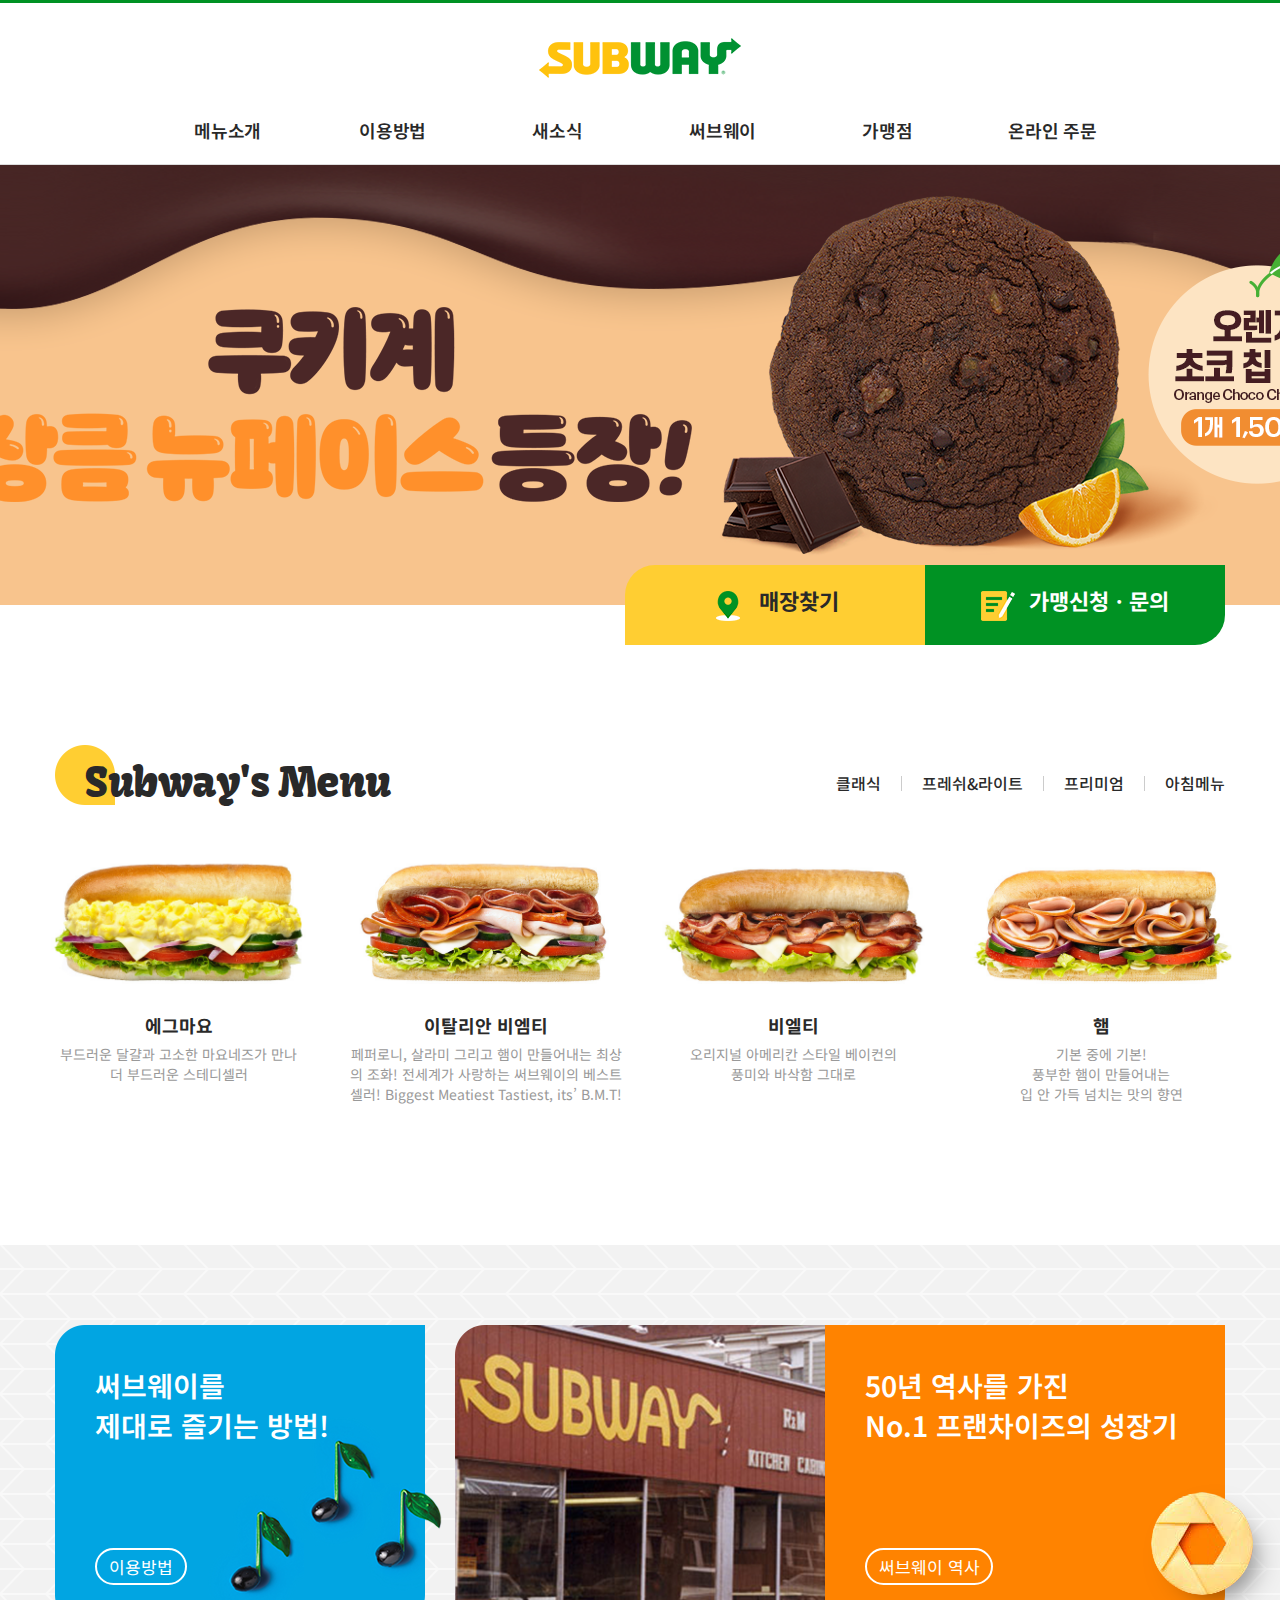
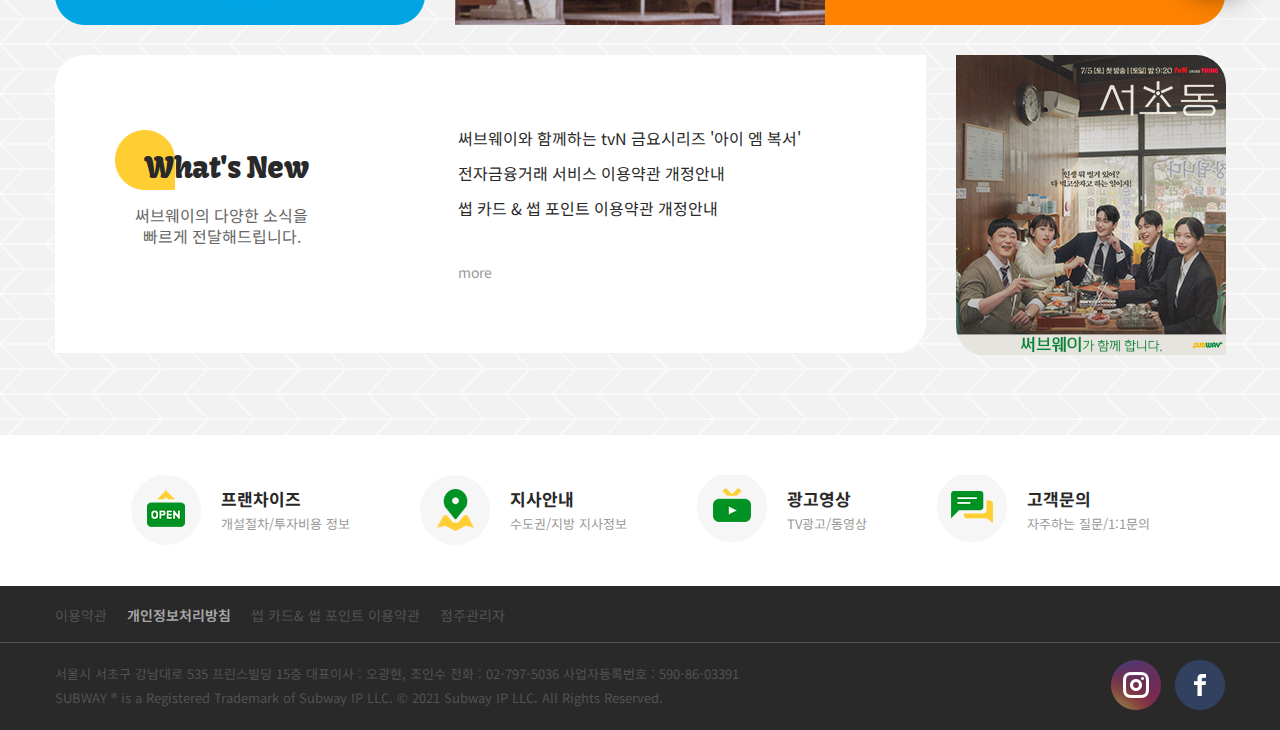
<file: index.html>
<!DOCTYPE html>
<html lang="ko">
<head>
  <meta charset="UTF-8">
  <meta name="viewport" content="width=device-width, initial-scale=1.0">
  <title>Subway</title>
  <link rel="stylesheet" href="css/reset.css">
  <link rel="stylesheet" href="css/basic.css">
</head>
<body>
  <div id="wrap">
    <header>
        <h1 class="logo"><a href="index.html">Subway</a></h1>
      
        <nav id="gnb">
          <ul>
            <li>
              <a href="#" class="dp1">메뉴소개</a>
              <div class="dp2">
                <ul>
                  <li><a href="sub.html">샌드위치</a></li>
                  <li><a href="sub.html">랩ㆍ기타</a></li>
                  <li><a href="sub.html">샐러드</a></li>
                  <li><a href="sub.html">아침메뉴</a></li>
                  <li><a href="sub.html">스마일 썹</a></li>
                  <li><a href="sub.html">단체메뉴</a></li>
                </ul>
              </div>
            </li>
            <li>
              <a href="#" class="dp1">이용방법</a>
              <div class="dp2">
                <ul>
                  <li><a href="sub.html">써브웨이 이용방법</a></li>
                  <li><a href="sub.html">단체메뉴 이용방법</a></li>
                  <li><a href="sub.html">신선한 재료 소개</a></li>
                </ul>
              </div>
            </li>
            <li>
              <a href="#" class="dp1">새소식</a>
              <div class="dp2">
                <ul>
                  <li><a href="#">이벤트ㆍ프로모션</a></li>
                  <li><a href="#">뉴스ㆍ공지사항</a></li>
                  <li><a href="#">광고영상</a></li>
                </ul>
              </div>
            </li>
            <li>
              <a href="#" class="dp1">써브웨이</a>
              <div class="dp2">
                <ul>
                  <li><a href="#">써브웨이 역사</a></li>
                  <li><a href="#">써브웨이 약속</a></li>
                  <li><a href="#">매장찾기</a></li>
                </ul>
              </div>
            </li>
            <li>
              <a href="#" class="dp1">가맹점</a>
              <div class="dp2">
                <ul>
                  <li><a href="#">써브웨이 프랜차이즈</a></li>
                  <li><a href="#">가맹관련 FAQ</a></li>
                  <li><a href="#">가맹신청ㆍ문의</a></li>
                  <li><a href="#">지사안내</a></li>
                  <li><a href="#">사업설명회</a></li>
                </ul>
              </div>
            </li>
            <li>
              <a href="#" class="dp1">온라인 주문</a>
              <div class="dp2">
                <ul>
                  <li><a href="#">APP 주문</a></li>
                  <li><a href="#">단체주문</a></li>
                </ul>
              </div>
            </li>
          </ul>
        </nav>
    </header>

    <section id="main_visual">
      <div class="main_visual_inner">
        <div class="main_visual_imgs">
          <img src="img/slider.png" alt="슬라이드 이미지1">
        </div>
      </div><!--main_visual_inner END-->

      <div class="quicklink">
        <div class="quicklink_wrap">
          <div class="store">
            <a href="#"><span>매장찾기</span></a>
          </div>
          <div class="fran">
            <a href="#"><span>가맹신청ㆍ문의</span></a>
          </div>
        </div>
      </div>
    </section>

    <section class="menu">
      <div class="menu_header">
        <h2>Subway's Menu</h2>
        <div class="tab">
          <ul>
            <li class="select"><a href="#">클래식</a></li>
            <li><a href="#">프레쉬&라이트</a></li>
            <li><a href="#">프리미엄</a></li>
            <li><a href="#">아침메뉴</a></li>
          </ul>
        </div>
      </div>

      <div class="menu_wrap">
        <div class="classic">
          <ul>
            <li>
              <a href="#">
                <div>
                  <figure><img src="img/sandwich1_01.jpg" alt="에그마요"></figure>
                  <strong>에그마요</strong>
                  <p>
                    부드러운 달걀과 고소한 마요네즈가 만나 <br>
                    더 부드러운 스테디셀러
                  </p>
                </div>
              </a>
            </li>
            <li>
              <a href="#">
                <div>
                  <figure><img src="img/sandwich1_02.jpg" alt="에그마요"></figure>
                  <strong>이탈리안 비엠티</strong>
                  <p>
                    페퍼로니, 살라미 그리고 햄이 만들어내는 최상의 조화! 전세계가 사랑하는 써브웨이의 베스트셀러! Biggest Meatiest Tastiest, its’ B.M.T!
                  </p>
                </div>
              </a>
            </li>
            <li>
              <a href="#">
                <div>
                  <figure><img src="img/sandwich1_03.jpg" alt="에그마요"></figure>
                  <strong>비엘티</strong>
                  <p>
                    오리지널 아메리칸 스타일 베이컨의 <br>
                    풍미와 바삭함 그대로
                  </p>
                </div>
              </a>
            </li>
            <li>
              <a href="#">
                <div>
                  <figure><img src="img/sandwich1_04.jpg" alt="에그마요"></figure>
                  <strong>햄</strong>
                  <p>
                    기본 중에 기본! <br>
                    풍부한 햄이 만들어내는 <br>
                    입 안 가득 넘치는 맛의 향연
                  </p>
                </div>
              </a>
            </li>
          </ul>
        </div>
      </div>
    </section>

    <section class="subway">
      <div class="subway_inner">
        <div class="util">
          <p>
            써브웨이를 <br> 제대로 즐기는 방법!
          </p>
          <a href="#" class="btn">이용방법</a>
        </div>
        <div class="history">
          <p>
            50년 역사를 가진 <br>No.1 프랜차이즈의 성장기
          </p>
          <a href="#" class="btn">써브웨이 역사</a>
        </div>
        <div class="whats_new">
          <div class="whats_new_in">
            <div>
              <h2>What's New</h2>
              <p>
                써브웨이의 다양한 소식을 <br>빠르게 전달해드립니다.
              </p>
            </div>
            <div>
              <ul>
                <li><a href="">써브웨이와 함께하는 tvN 금요시리즈 '아이 엠 복서'</a></li>
                <li><a href="">전자금융거래 서비스 이용약관 개정안내</a></li>
                <li><a href="">썹 카드 & 썹 포인트 이용약관 개정안내</a></li>
              </ul>
              <a href="#" class="more">more</a>
            </div>
          </div>
        </div>
        <div class="banner">
          <figure><img src="img/banner.jpg" alt="배너"></figure>
        </div>
      </div>
    </section>

    <section class="quick">
      <ul>
        <li>
          <a href="#">
            <figure></figure>
            <strong>프랜차이즈</strong>
            <span>개설절차/투자비용 정보</span>
          </a>
        </li>

        <li>
          <a href="#">
            <figure></figure>
            <strong>지사안내</strong>
            <span>수도권/지방 지사정보</span>
          </a>
        </li>

        <li>
          <a href="#">
            <figure></figure>
            <strong>광고영상</strong>
            <span>TV광고/동영상</span>
          </a>
        </li>

        <li>
          <a href="#">
            <figure></figure>
            <strong>고객문의</strong>
            <span>자주하는 질문/1:1문의</span>
          </a>
        </li>
      </ul>
    </section>

    <footer>
      <div class="footer_in">
        <div class="footer_menu">
          <ul>
            <li><a href="#">이용약관</a></li>
            <li><a href="#"><strong>개인정보처리방침</strong></a></li>
            <li><a href="#">썹 카드& 썹 포인트 이용약관</a></li>
            <li><a href="#">점주관리자</a></li>
          </ul>
        </div>
        <address>
          서울시 서초구 강남대로 535 프린스빌딩 15층 대표이사 : 오광현, 조인수 전화 : 02-797-5036 사업자등록번호 : 590-86-03391 <br>
          SUBWAY &reg; is a Registered Trademark of Subway IP LLC. &copy; 2021 Subway IP LLC. All Rights Reserved.
        </address>
        <div class="sns">
          <a href="#" class="inst">인스타그램</a>
          <a href="#" class="fb">페이스북</a>
        </div>
      </div>
    </footer>
  </div>
</body>
</html>
</file>
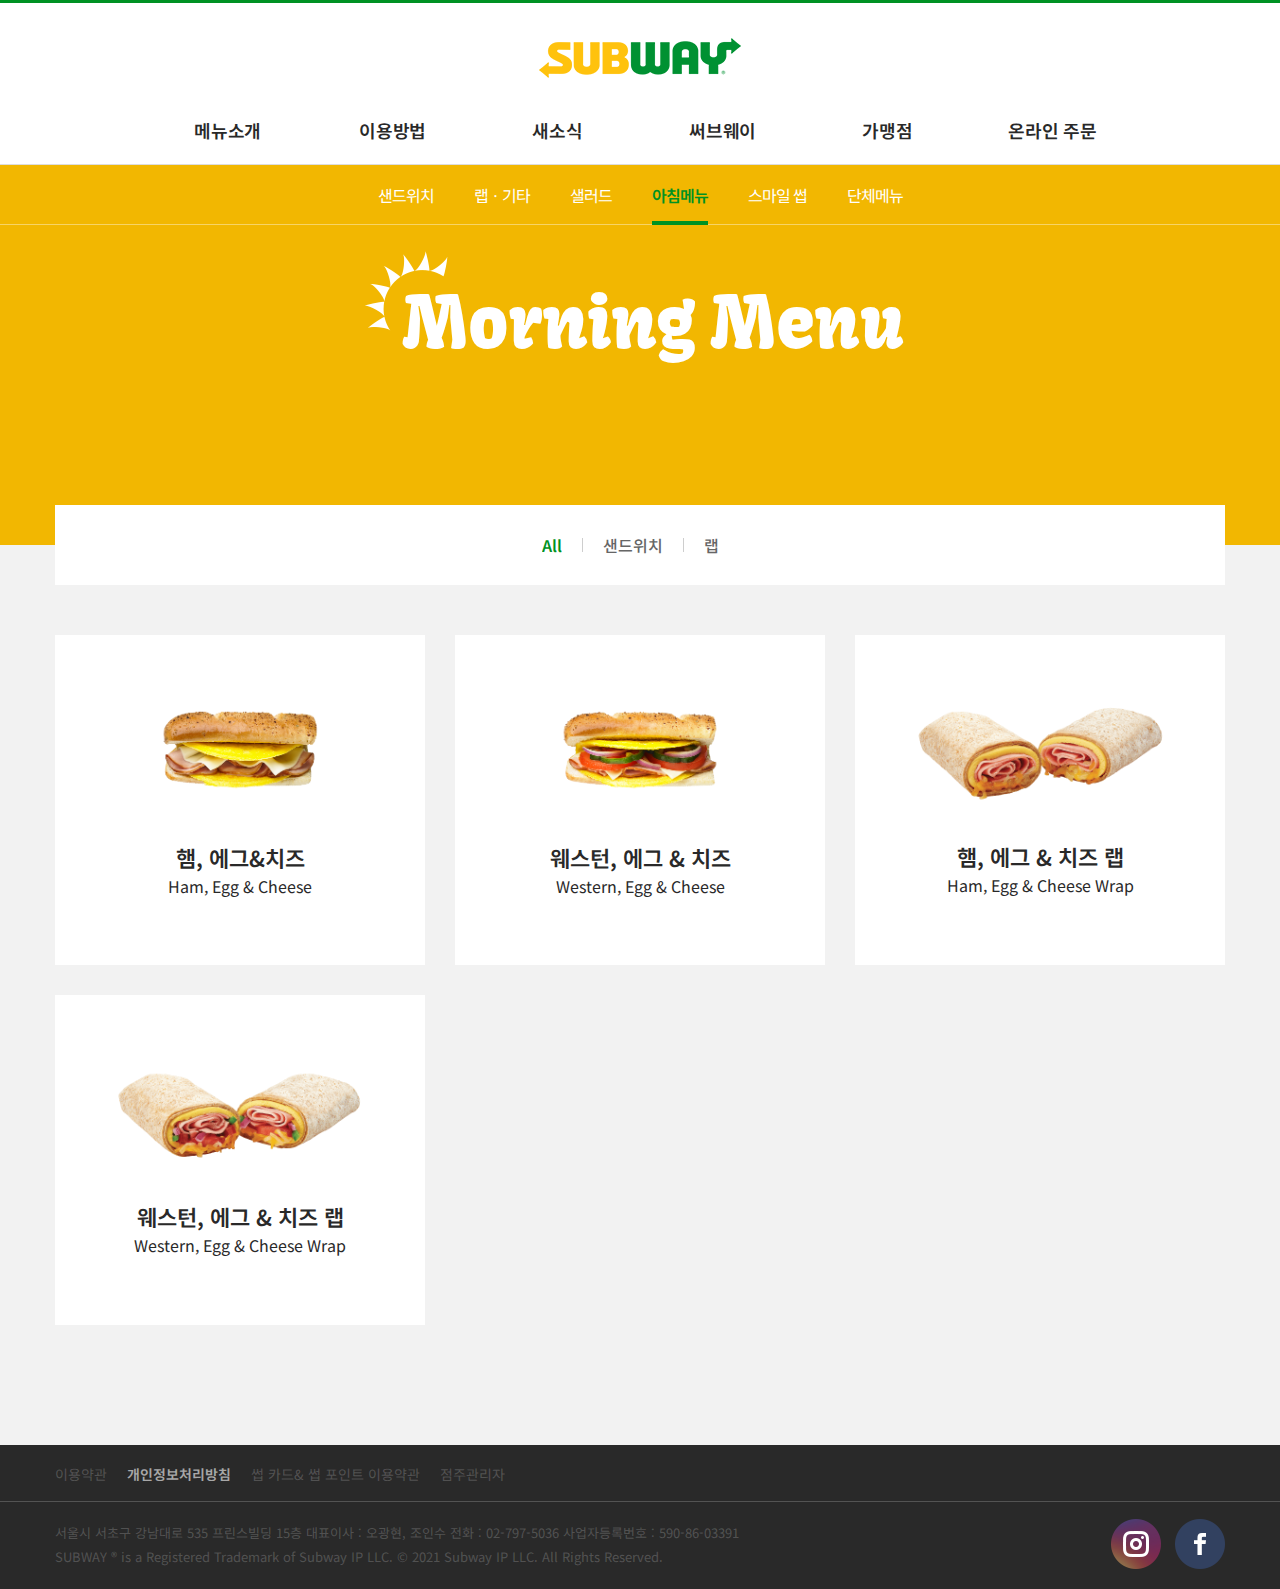
<file: sub.html>
<!DOCTYPE html>
<html lang="ko">
<head>
  <meta charset="UTF-8">
  <meta name="viewport" content="width=device-width, initial-scale=1.0">
  <title>Subway - 아침메뉴</title>
  <link rel="stylesheet" href="css/reset.css">
  <link rel="stylesheet" href="css/basic.css">
  <link rel="stylesheet" href="css/sub.css">
</head>
<body>
  <div id="wrap">
    <header>
        <h1 class="logo"><a href="index.html">Subway</a></h1>
      
        <nav id="gnb">
          <ul>
            <li>
              <a href="#" class="dp1">메뉴소개</a>
              <div class="dp2">
                <ul>
                  <li><a href="sub.html">샌드위치</a></li>
                  <li><a href="sub.html">랩ㆍ기타</a></li>
                  <li><a href="sub.html">샐러드</a></li>
                  <li><a href="sub.html">아침메뉴</a></li>
                  <li><a href="sub.html">스마일 썹</a></li>
                  <li><a href="sub.html">단체메뉴</a></li>
                </ul>
              </div>
            </li>
            <li>
              <a href="#" class="dp1">이용방법</a>
              <div class="dp2">
                <ul>
                  <li><a href="sub.html">써브웨이 이용방법</a></li>
                  <li><a href="sub.html">단체메뉴 이용방법</a></li>
                  <li><a href="sub.html">신선한 재료 소개</a></li>
                </ul>
              </div>
            </li>
            <li>
              <a href="#" class="dp1">새소식</a>
              <div class="dp2">
                <ul>
                  <li><a href="#">이벤트ㆍ프로모션</a></li>
                  <li><a href="#">뉴스ㆍ공지사항</a></li>
                  <li><a href="#">광고영상</a></li>
                </ul>
              </div>
            </li>
            <li>
              <a href="#" class="dp1">써브웨이</a>
              <div class="dp2">
                <ul>
                  <li><a href="#">써브웨이 역사</a></li>
                  <li><a href="#">써브웨이 약속</a></li>
                  <li><a href="#">매장찾기</a></li>
                </ul>
              </div>
            </li>
            <li>
              <a href="#" class="dp1">가맹점</a>
              <div class="dp2">
                <ul>
                  <li><a href="#">써브웨이 프랜차이즈</a></li>
                  <li><a href="#">가맹관련 FAQ</a></li>
                  <li><a href="#">가맹신청ㆍ문의</a></li>
                  <li><a href="#">지사안내</a></li>
                  <li><a href="#">사업설명회</a></li>
                </ul>
              </div>
            </li>
            <li>
              <a href="#" class="dp1">온라인 주문</a>
              <div class="dp2">
                <ul>
                  <li><a href="#">APP 주문</a></li>
                  <li><a href="#">단체주문</a></li>
                </ul>
              </div>
            </li>
          </ul>
        </nav>
    </header>

    <div id="container">
      <section class="sub_header">
        <div class="sub_header_in">
          <ul>
            <li><a href="#">샌드위치</a></li>
            <li><a href="#">랩ㆍ기타</a></li>
            <li><a href="#">샐러드</a></li>
            <li class="active"><a href="#">아침메뉴</a></li>
            <li><a href="#">스마일 썹</a></li>
            <li><a href="#">단체메뉴</a></li>
          </ul>
        </div>
      </section>
      <section class="sub_visual morning">
        <h2>Morning Menu</h2>
        <p>
          아침 메뉴도 Subway와 함께, 취향대로 즐기자! <br>* 그릴드 랩은 일부 매장에서만 제공 가능합니다.
        </p>
        <div class="img1"></div>
        <div class="img2"></div>
      </section>
      <section class="product">
        <div class="pd_tab">
          <ul>
            <li class="active"><a href="#">All</a></li>
            <li><a href="#">샌드위치</a></li>
            <li><a href="#">랩</a></li>
          </ul>
        </div>
        <div class="pd_list">
          <ul>
            <li>
              <a href="#">
                <figure><img src="img/sub1.png" alt="샌드위치1"></figure>
                <strong class="title">햄, 에그&치즈</strong>
                <span class="eng">Ham, Egg & Cheese</span>
                <div class="summary">
                  <p>
                    푹신한 오믈렛과 햄의 가장 클래식한 조화 <br>
                    ※ 아침메뉴 제공시간 : 오전 11시까지 <br>
                    ※ 본 메뉴에는 야채가 포함되지 않습니다.
                  </p>
                </div>
                <a href="#" class="viewBtn"></a>
              </a>
            </li>
            <li>
              <a href="#">
                <figure><img src="img/sub2.png" alt="샌드위치2"></figure>
                <strong class="title">웨스턴, 에그 & 치즈</strong>
                <span class="eng">Western, Egg & Cheese</span>
                <div class="summary">
                  <p>
                    토마토, 피망, 양파 세가지 야채가 더해져 더욱 신선한 <br>하루 시작<br>
                    ※ 아침메뉴 제공시간 : 오전 11시까지 <br>
                    ※ 본 메뉴에는 토마토, 피망, 양파 이외의 야채가 포함되지 않습니다.
                  </p>
                </div>
                <a href="#" class="viewBtn"></a>
              </a>
            </li>
            <li>
              <a href="#">
                <figure><img src="img/sub3.png" alt="랩1"></figure>
                <strong class="title">햄, 에그 & 치즈 랩</strong>
                <span class="eng">Ham, Egg & Cheese Wrap</span>
                <div class="summary">
                  <p>
                    이제 랩으로 즐기세요! <br>
                    푹신한 오믈렛과 햄의 가장 클래식한 조화<br>
                    ※아침메뉴 제공시간 : 오전 11시까지
                  </p>
                </div>
                <a href="#" class="viewBtn"></a>
              </a>
            </li>
            <li>
              <a href="#">
                <figure><img src="img/sub4.png" alt="랩2"></figure>
                <strong class="title">웨스턴, 에그 & 치즈 랩</strong>
                <span class="eng">Western, Egg & Cheese Wrap</span>
                <div class="summary">
                  <p>
                    이제 랩으로 즐기세요!<br>
                    토마토, 피망, 양파 세가지 야채가 더해져 더욱 신선한 <br>하루 시작<br>
                    ※아침메뉴 제공시간 : 오전 11시까지
                  </p>
                </div>
                <a href="#" class="viewBtn"></a>
              </a>
            </li>
      </ul>
        </div>
      </section>
    </div><!--#containal END-->
      
    <footer>
      <div class="footer_in">
        <div class="footer_menu">
          <ul>
            <li><a href="#">이용약관</a></li>
            <li><a href="#"><strong>개인정보처리방침</strong></a></li>
            <li><a href="#">썹 카드& 썹 포인트 이용약관</a></li>
            <li><a href="#">점주관리자</a></li>
          </ul>
        </div>
        <address>
          서울시 서초구 강남대로 535 프린스빌딩 15층 대표이사 : 오광현, 조인수 전화 : 02-797-5036 사업자등록번호 : 590-86-03391 <br>
          SUBWAY &reg; is a Registered Trademark of Subway IP LLC. &copy; 2021 Subway IP LLC. All Rights Reserved.
        </address>
        <div class="sns">
          <a href="#" class="inst">인스타그램</a>
          <a href="#" class="fb">페이스북</a>
        </div>
      </div>
    </footer>
  </div>
</body>
</html>
</file>
<file: css/basic.css>
@charset "utf-8";
/* @import url('https://fonts.googleapis.com/css2?family=Noto+Sans+KR:wght@100..900&display=swap');
@import url('https://fonts.googleapis.com/css2?family=Kavoon&display=swap'); 1개씩 가져오는 법*/
@import url('https://fonts.googleapis.com/css2?family=Kavoon&family=Noto+Sans+KR:wght@100..900&display=swap');

:root{
  --green:#009223;
  --yellow:#ffce32;
  --gray1:#666666;
  --gray2:#999999;
}

body{
  font-family:  "Noto Sans KR","맑은 고딕", sans-serif;
  color: #292929;
}
h2{
  font-family: "Kavoon", serif;
  letter-spacing: -0.5px;
  background: url('../img/bul_tit.png') no-repeat;
  line-height: 1.8;/*1.6*/
  padding-left: 30px;
}
li.selsct a{
  color: var(--green);
  font-weight: 600;
}


#wrap{
  min-width: 1280px;
  /*평소에는 100%이지만 1280보자 작아졌을 때는 1280보다 안작아지게*/
}

header{
  border-top: 3px solid var(--green);
  border-bottom: 1px solid #ddd;
  position: relative;
  height: 165px;
}
.logo{
  position: absolute;
  left: calc(50% - 101px);
  top: 35px;
  /* margin-left: -101px; */
}
.logo a{
  width: 202px;
  height: 40px;
  display: block;
  background: url("../img/logo_w.png") no-repeat center/cover;
  text-indent: -999999px;
}
#gnb{
  /* border:  1px solid black; */
  position: absolute;
  top: 98px;
  width: 100%;
  text-align: center;
}
#gnb > ul{
  display: inline-block;
}
#gnb > ul > li{
  width: 165px;
  float: left;
  position: relative;/*sub기준*/
}
#gnb a.dp1{
  display: block;
  padding-top: 20px;
  font-size: 18px;
  letter-spacing: -0.25px;
  font-weight: 600;
  position: relative;
  z-index: 100;
}

#gnb >ul>li:hover .dp1{
  color: var(--green);
}

/* sub */
.dp2{
  position: absolute;
  left: 0;
  /* border: 1px solid pink; */
  width: 100%;
  padding: 87px 0 20px;
  top: 0;
  background: #fff;
  transition: .3s;
  visibility: hidden;
  opacity: 0;
  z-index: 99;
}
#gnb > ul > li:hover .dp2{
  visibility: visible;
  opacity: 1;
  top:-20px;
}
/* .dp2 > ul{}
.dp2 > ul > li{} */
.dp2 > ul > li > a{
  display: block;
  font-size: 15px;
  padding: 8px 0;
  letter-spacing: -0.3px;
  font-weight: 500;
  color: var(--gray1);
}

.dp2 > ul > li > a:hover{
  color: var(--green);
  text-decoration: underline;
}

/* main_visual */
#main_visual{}
.main_visual_inner{
  /* border: 3px solid black; */
  position: relative;
  width: 100%;
  height: 440px;
  overflow: hidden;
}
.main_visual_imgs{
  /* border: 3px solid red; */
  position: absolute;
  left: 50%;
  margin-left: -960px;
}
.main_visual_imgs img{}

/* quicklink */
.quicklink{
  height: 80px;
  /* border: 1px solid black; */
  width: 1170px;
  margin: auto;
  position: relative;
  top: -40px;
}
.quicklink_wrap{
  /* border: 1px solid red; */
  width: 600px;
  display: table;
  height: 100%;
  float: right;
}
.quicklink_wrap > div{
  display: table-cell;
  width: 50%;
  text-align: center;
  vertical-align: middle;/*이게 적용이 된다. 테이블을 사용했을 경우*/
}
.quicklink_wrap > div > a{
  font-size: 22px;
  font-weight: 700;
}
.store{
  background: var(--yellow);
  border-radius: 30px 0 0;
}
.fran{
  background: var(--green);
  color: #fff;
  border-radius: 0 0 30px;
}

.store::before, .fran::before{
  display: inline-block;
  content: "";
  width: 34px;
  height: 30px;
  vertical-align: middle;
  margin-right: 10px;
}


.store::before{
  background: url('../img/icon_map.png') no-repeat center;
}
.fran::before{
  background: url('../img/icon_franchise.png') no-repeat;
}

/* menu */
.menu{
  padding-top: 60px;
  height: 560px;
}
.menu h2{
  font-size: 42px;
}
.menu_header{
  width: 1170px;
  margin: auto;
  position: relative;
}

.tab{
  position: absolute;
  right: 0;
  top: 30px;
}
.tab ul{
  overflow: hidden;/*모바일에서는 안된다.권장 X*/
}
.tab li{
  float: left;
  margin-left:40px;
}
.tab a{
  font-weight: 500;
}

.tab li + li::before{
  display: inline-block;
  content: "";
  width: 1px;
  height: 15px;
  background-color: #ccc;
  transform: translate(-20px, 1px);
}
/* .tab li + li::before 는 첫번 쨰 li다음(두번쨰) li부터 적용을 해줘 */

.menu_wrap{
  width: 1200px;
  margin: auto;
}
.classic{}
.menu_wrap ul{
  display: flex;
  gap: 30px;
}
.menu_wrap li{
  flex: 1;
  text-align: center;
  position: relative;
}
.menu_wrap li:hover{
  flex: 1.3;
}
.menu_wrap li:hover::after{
  display: block;
}
.menu_wrap li:hover strong{
  font-size: 25px;
}
.menu_wrap li:hover p{
  display: none;
}

.menu_wrap li a{}
.menu_wrap li a > div{}
.menu_wrap li figure{}
.menu_wrap li figure img{
  width: 100%;
}
.menu_wrap li strong{
  font-size: 18px;
  font-weight: 700;
}
.menu_wrap li p{
  margin-top: 10px;
  font-size: 14px;
  color: var(--gray2);
  line-height: 20px;
}

.menu_wrap li::after{
  display: none;
  position: absolute;
  content: "";
  width: 98px;
  height: 98px;
  background: url("../img/btn_more.png");
  top:136px;
  left: 125px;
  cursor: pointer;
}

/* subway */
.subway{
  padding: 80px 0;
  background: url('../img/bg_content.gif');
}
.subway_inner{
  width: 1280px;
  margin: auto;
  display: grid;
  grid-template-rows: repeat(2, 300px);
  grid-template-columns: 455px auto 324px;
  row-gap: 30px;
}
/* .subway_inner > *{
  border: 1px solid black;
} */
.util p, .history p{
  font-size: 28px;
  font-weight: 600;
  color: #fff;
  line-height: 40px;
  letter-spacing: -0.1;
}
.subway_inner .btn{
  color: #fff;
  border: 2px solid #fff;
  padding: 8px 9px/*9px을 준 이유는 아래쪽이 더 좁아 보이기 때문에*/;
  display: inline-block;/*가로길이 고정을 안하는 이유는 옆에서도 사용하기위해서*/
  border-radius: 999px;
  font-size: 17px;
  text-align: center;
}

.util{
  margin-left: 55px;
  background: url('../img/bg_utilization.png');
  padding: 40px;/*40px 0 0 40px*/ 
  display: flex;
  flex-direction: column;
  justify-content: space-between;
}
.util .btn{
  width: 92px;
}

.history{
  grid-column: span 2;
  background: url('../img/img_subway_history.png');
  padding: 40px 0 40px 410px;
  display: flex;
  flex-direction: column;
  justify-content: space-between;
}
.history .btn{
  width: 128px;
}

.whats_new{
  grid-column: span 2;
  padding: 0 30px 0 55px;
}
.whats_new h2{
  font-size: 30px;
  line-height: 2.5;
}
.whats_new p{
  padding-left: 20px;
  text-align: center;
  line-height: 1.3;
  color: var(--gray1);
}

.whats_new_in{
  padding: 75px 0 75px 60px;
  background: #fff;
  border-radius: 30px 0 30px 0;
  height: 298px;/*300뭐지???????????????????????????????????????????????????????????????*/
  display: flex;
  gap: 150px;
}

.whats_new ul{}
.whats_new li{
  height: 35px;
}
.whats_new a{
  position: relative;
  display: inline-block;
}
.whats_new a:hover{
  color: var(--green);
}
.whats_new li a::after{/*li이를 넣어주면 more까지는 안들어 간다.*/
  /* display: block; 대신 */
  position: absolute;
  content: "";
  width: 0%;
  height: 1px;
  background: var(--green);
  left: 0;/*가운데에서 퍼저나가가게 하고 싶은면 50%로 빠꾸고 hover에 0으로 입력*/
  bottom: -3px;/*밑으로 내려가야 하기 때문에 -값을 준다.*/
  transition: .25s;/*부드럽게 나오게 하기 위해서*/
}
.whats_new a:hover::after{
  width: 100%;
}

.whats_new .more{
  font-size: 14px;
  color: var(--gray2);
  margin-top: 30px;
  display: inline-block;
}

.banner{
  overflow: hidden;
}
.banner figure{
  border-radius: 0 30px 0 30px;
  overflow: hidden;
  width: 270px;
}

/*1번 방법
.history{
  grid-column: 2/4;
}
.whats_new{
  grid-column: 1/3;
} */

/* quick */
.quick{
  padding: 40px 0;
  text-align: center;
}
.quick ul{
  display: inline-block;
  overflow: hidden;
}
.quick li{
  float: left;
  margin-left: 70px;
  /* border: 1px solid blue; */
}
.quick li:first-child{
  margin-left: 0px;
}
.quick a{
  /* border: 1px solid red; */
  /* display: block; flex로 바꾸어 주었기 때문*/
  height: 70px;
  padding-left: 90px;/*이미지 여밳*/
  position: relative;
  text-align: left;/*부모한테 영행을 밭아서*/
  display: flex;/*글자를 가운데 보내기 위해서*/
  flex-direction: column;
  justify-content: center;/*축이 바뀌었기때문에 aline노*/
  gap: 10px;
}
.quick figure{
  width: 70px;
  height: 70px;
  background: url('../img/icon_quickmenu.png');
  position: absolute;/*포지션으로 둘둘 떠다님*/
  left: 0;
}

.quick li:nth-child(1) figure{
  background-position: 0 0;
}
.quick li:nth-child(2) figure{
  background-position: -70px 0;
}
.quick li:nth-child(3) figure{
  background-position: -140px 0;
}
.quick li:nth-child(4) figure{
  background-position: -210px 0;
}

.quick strong{
  display: block;
  font-size: 17px;
  font-weight: 700
}
.quick span{
  font-size: 13px;
  color: var(--gray2);
}

/* footer */
footer{
  background: #292929;
  color: rgba(255, 255, 255, 0.2);
  padding: 20px 0;
  position: relative;
}
.footer_in{
  width: 1170px;
  margin: auto;
}

.footer_menu::after{
  position: absolute;
  left: 0;
  top: 56px;
  content: "";
  width: 100%;
  height: 1px;
  background: rgba(255, 255, 255, 0.2);;
}
.footer_menu ul{
  overflow: hidden;
}
.footer_menu li{
  float: left;
  margin-right: 20px;
}
.footer_menu a{
  font-size: 14px;
}
.footer_menu strong{
  color: rgba(255, 255, 255, 0.6);
  font-weight: 600;
}

address{
  margin-top: 40px;
  font-size: 13px;
  line-height: 24px;
}
.sns{
  float: right;
  margin-top: -50px;
}

.sns a{
  display: inline-block;
  width: 50px;
  height: 50px;
  text-indent: -9999999999999999999999px;
}
.sns a.inst{
  background: url('../img/icon_sns_instar.png');
  margin-right: 10px;
}
.sns a.fb{
  background: url('../img/icon_sns_facebook.png');
}
.sns a:hover{
  background-position: -50px 0;
}
</file>
<file: css/sub.css>
@charset "utf-8";

#container{
  background-color: #f2f2f2;
}

.sub_header{
  position: absolute;
  width: 100%;/*부모가 가로길이가 있어야 text-align: center;가 된다.*/
  height: 60px;
  border-bottom:1px solid rgba(255,255,255,0.4);
  z-index: 5;
}
.sub_header_in{
  text-align: center;
  
}
.sub_header_in ul{
  overflow: hidden;
  display: inline-block;
}
.sub_header_in li{
  float: left;
  margin: 0 20px;
}
.sub_header_in a{
  display: inline-block;
  line-height: 60px;
  color: #fff;
  letter-spacing: -1px;
}

.sub_header_in li.active a{
  color: var(--green);
  font-weight: 600;
}
.sub_header_in li.active::after{
  display: block;
  content: "";
  width: 100%;
  height: 4px;
  background-color: var(--green);
  /* margin-top: -4px; */
  position: relative;
  bottom: 4px;
}

.sub_visual{
  height: 380px;
  text-align: center;
  color: #fff;
  position: relative;
  overflow: hidden;
}
.sub_visual h2{
  font-size: 70px;
  background: none;
  padding: 95px 0 0 25px;
  animation: toUp 500ms ease-in;
}
.sub_visual p{
  line-height: 1.6;
  animation: toUp 500ms ease-in 200ms forwards;/*뒤에 나오는 시간은 딜레이 시간 ,forwards마지막 위치 에서 멈춰*/
  opacity: 0;
}
.sub_visual {}

.morning{
  /* height: 100%; */
  background:#f2b701 url('../img/bg_visual_morning.png') 50% no-repeat;
  
}
.morning .img1{
  width: 508px;
  height: 549px;
  background: url('../img/img_visual_morning01.jpg');
  position: absolute;
  left: 50%;
  margin-left: 360px;
  top: 0px;
  animation: toDown 500ms ease-in 700ms forwards;
  opacity: 0;
}
.morning .img2{
  width: 327px;
  height: 215px;
  background: url('../img/img_visual_morning02.jpg');
  position: absolute;
  left: 50%;
  margin-left:-660px ;
  top:0px;
  animation: toLeft 500ms ease-in 500ms forwards;
  opacity: 0;
}

@keyframes toUp{
  0%{transform: translateY(100px); opacity: 0;}
  100%{transform: translateY(0px); opacity: 1;}
}

@keyframes toDown{
  0%{transform: translateY(-100px); opacity: 0;}
  100%{transform: translateY(0px); opacity: 1;}
}

@keyframes toLeft{
  0%{transform: translateX(90px); opacity: 0;}
  100%{transform: translateX(0px); opacity: 1;}
}

/* product */
.product{
  width: 1170px;
  margin: auto;
  position: relative;
  top: -40px;
}
.pd_tab{
  background: #fff;
  text-align: center;
  height: 80px;
}
.pd_tab ul{
  display: inline-block;
  overflow: hidden;
}
.pd_tab li{
  float: left;
  margin-right: 20px;
}
.pd_tab li + li::before{
  display: inline-block;
  content: "";
  width: 1px;
  height: 14px;
  background-color: #cecece;
  margin-right: 20px;
}

.pd_tab a{
  line-height: 80px;
  color: var(--gray1);
  font-weight: 500;
  display: inline-block;/*마우스 반응 하는 영역을 늘리기 위해서*/
}
.pd_tab li.active a{
  color: var(--green);
  font-weight: 600;
}
.pd_list{
  padding: 50px 0px;
}
.pd_list ul{
  overflow: hidden;
}
.pd_list li{
  background: #fff;
  width: 370px;
  float: left;
  margin: 0 30px 30px 0;
  height: 330px;
  text-align: center;
  position: relative;/*마우스 올렸을때*/
}
/* 1170 - (여백30 *2) = 1110 / 3 = 370 */
.pd_list li:nth-child(3n){
  margin-right: 0px;
}

.pd_list a{}

.pd_list figure{
  /* border: 1px solid red; */
  width: 270px;
  margin: 20px auto 0;
}
.pd_list figure img{
  width: 100%;
}
.pd_list .title{
  font-size: 22px;
  font-weight: 600;
  display: block;
  margin-bottom: 10px;
  z-index: 5;
  position: relative;
  top: 0;
}
.pd_list .eng{
  position: relative;
  z-index: 5;
  top: 0;
}

.pd_list .summary{
  position: relative;
  z-index: 5;
  color: #e6ffa0;
  padding: 0 20px;
  font-size: 14px;
  opacity: 0;
  top: 0;
}
.pd_list .summary p{
  line-height: 1.5;
}
.pd_list .viewBtn{
  position: absolute; /* li이가 기준점이 되어야 한다.*/
  content: "";
  width: 100%;
  height: 100%;
  background: url("../img/btn_more.png") no-repeat 145px bottom;
  z-index: 6;
  top: 0;
  left: 0;
  transform: scale(0.2);
  opacity: 0;
  transition: 0.4s;
}


/* 마우스 올렸을 때 나다나야 하는 */

.pd_list li:hover::after{
  content: "";
  position: absolute;
  top:0;
  left: 0;
  width: 100%;
  height: 100%;
  background: var(--green);
}
.pd_list li:hover .title{
  color: #fff;
  top: -150px;
  transition: 0.4s ease-out;
}
.pd_list li:hover .eng{
  color: #fff;
  top: -142px;
  transition: 0.4s ease-out;
}
.pd_list li:hover .summary{
  top: -120px;
  opacity: 1;
  transition: 0.4s 0.4s ease-out;
}
.pd_list li:hover .viewBtn{
  transform: scale(1);
  opacity: 1;
  transition: 0.4s 0.5s ease-out;
}
</file>
